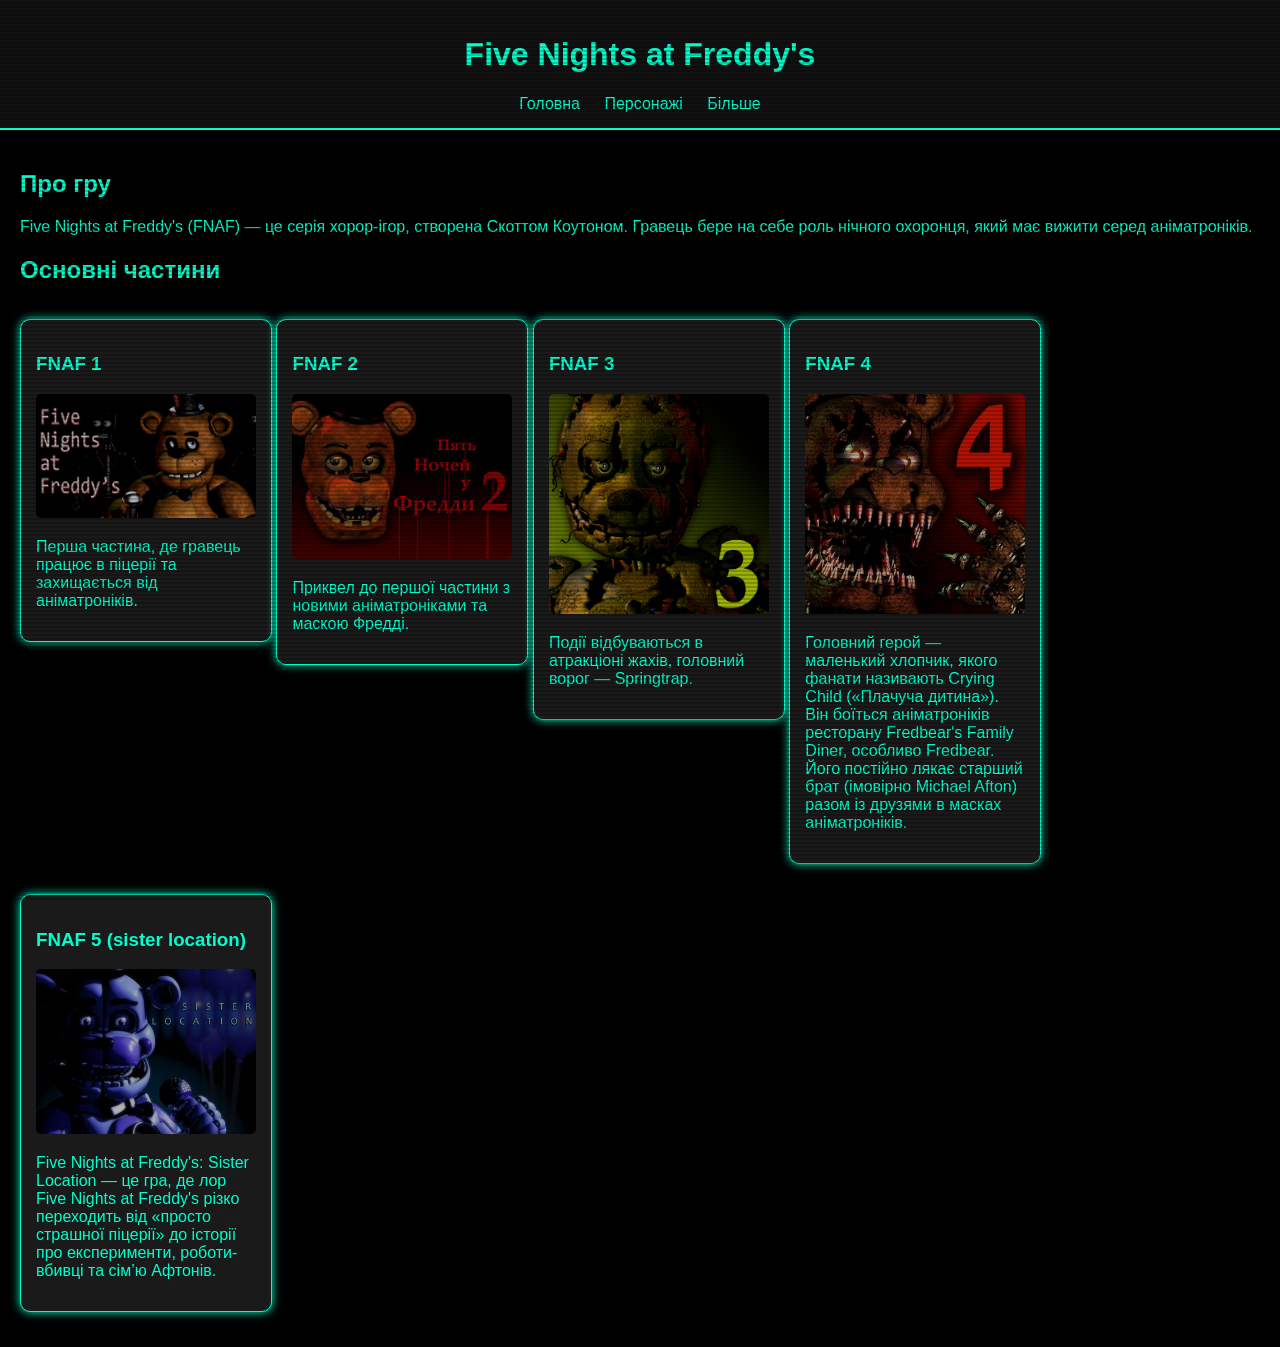
<file: index.html>
<!DOCTYPE html>
<html lang="uk">
<head>
    <meta charset="UTF-8">
    <title>FNAF Проєкт</title>
    <link rel="stylesheet" href="style.css">
</head>
<body>

<header>
    <h1>Five Nights at Freddy's</h1>
    <nav>
        <a href="index.html">Головна</a>
        <a href="characters.html">Персонажі</a>
        <a href="more.html">Більше</a>
    </nav>
</header>

<section>
    <h2>Про гру</h2>
    <p>
        Five Nights at Freddy's (FNAF) — це серія хорор-ігор, створена Скоттом Коутоном.
        Гравець бере на себе роль нічного охоронця, який має вижити серед аніматроніків.
    </p>

    <h2>Основні частини</h2>

    <div class="card">
        <h3>FNAF 1</h3>
        <img src="FNaF1.webp">
        <p>Перша частина, де гравець працює в піцерії та захищається від аніматроніків.</p>
    </div>

    <div class="card">
        <h3>FNAF 2</h3>
          <img src="images.jfif">
        <p>Приквел до першої частини з новими аніматроніками та маскою Фредді.</p>
    </div>

    <div class="card">
        <h3>FNAF 3</h3>
         <img src="Five_Nights_at_Freddy_s_3_logo.png">
        <p>Події відбуваються в атракціоні жахів, головний ворог — Springtrap.</p>
    </div>

    
    <div class="card">
        <h3>FNAF 4</h3>
         <img src="Fnaf_4_desktop_icon.webp">
        <p>Головний герой — маленький хлопчик, якого фанати називають Crying Child («Плачуча дитина»).
Він боїться аніматроніків ресторану Fredbear's Family Diner, особливо Fredbear.
Його постійно лякає старший брат (імовірно Michael Afton) разом із друзями в масках аніматроніків.</p>
    </div>

        <div class="card">

     <h3>FNAF 5 (sister location)</h3>
         <img src="Five_nights_at_freddy_s_sister_location_full_icon_by_prettyjianachica-dace3ko.webp">
        <p>Five Nights at Freddy's: Sister Location — це гра, де лор Five Nights at Freddy's різко переходить від «просто страшної піцерії» до історії про експерименти, роботи-вбивці та сім’ю Афтонів.</p>
    </div>
    </section>

</body>
</html>
</file>
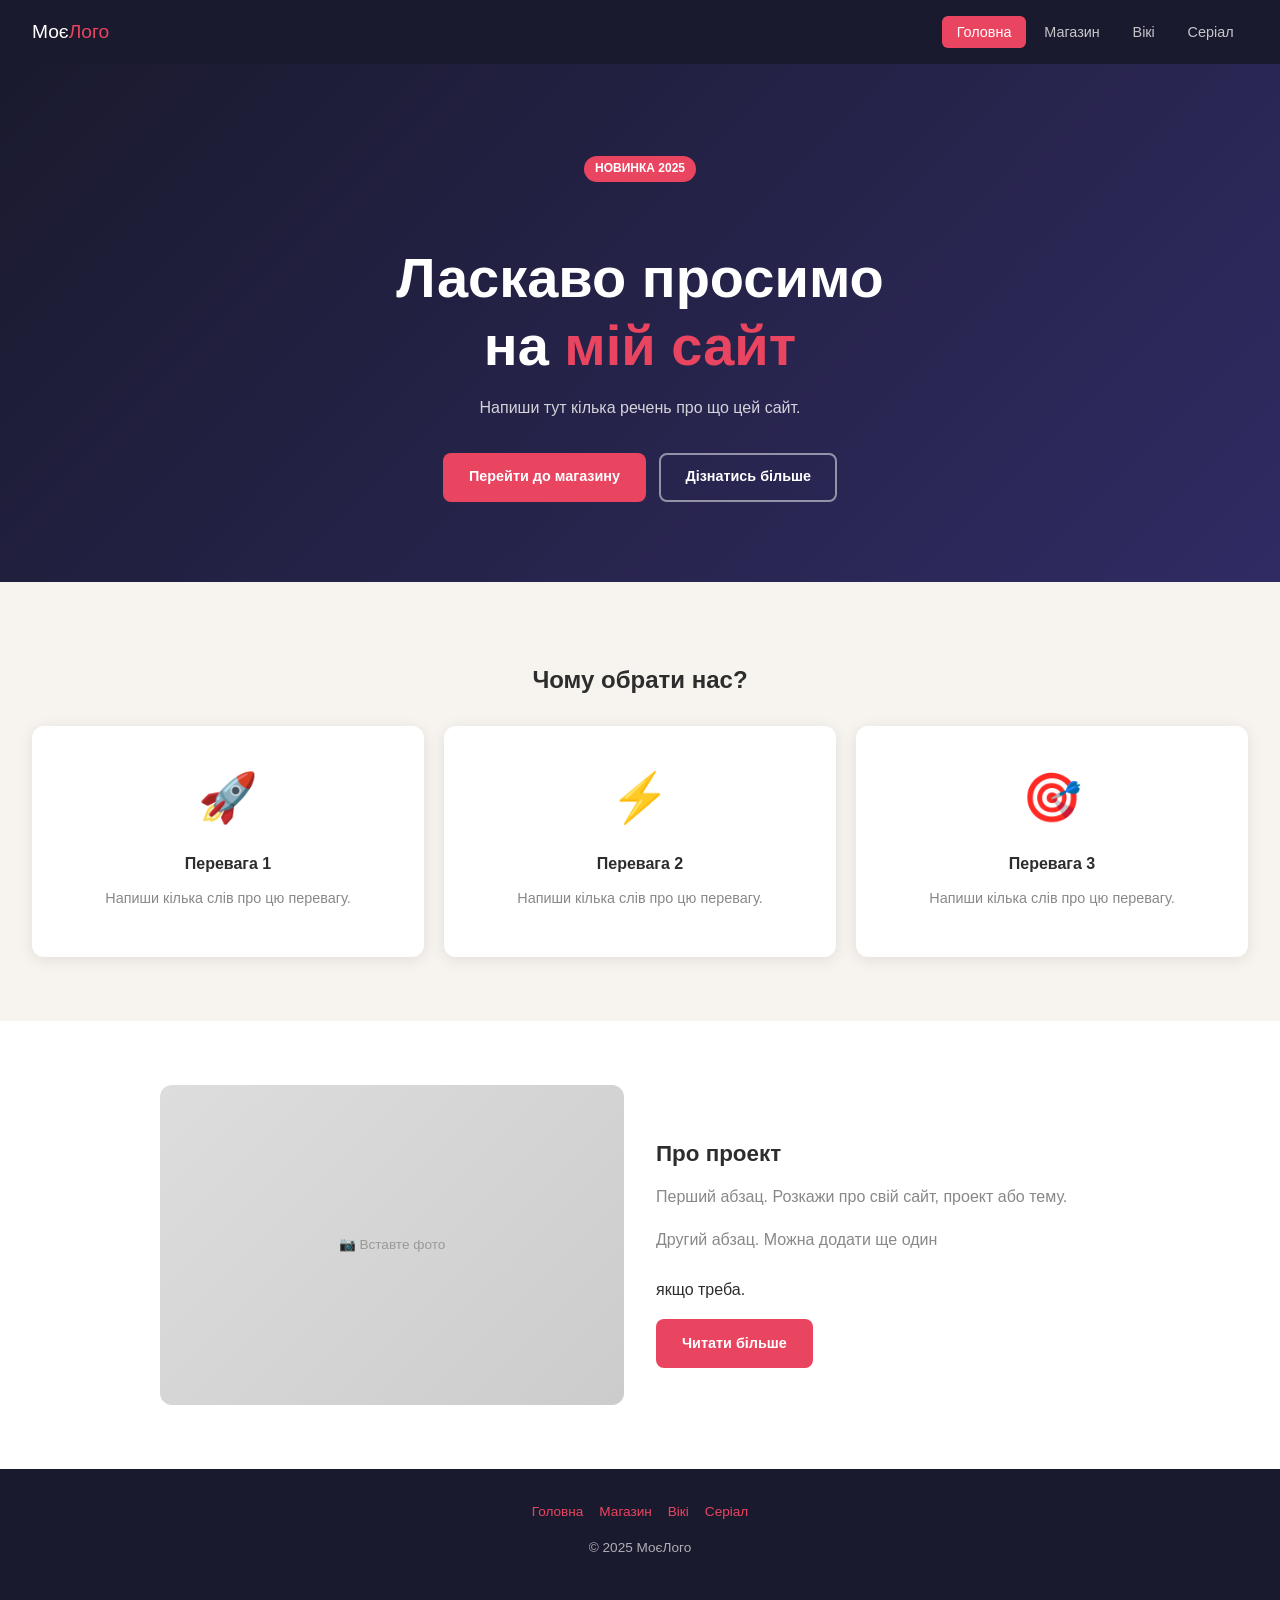
<file: ВВВ/index.html>
<!DOCTYPE html>
<html lang="uk">
<head>
  <meta charset="UTF-8">
  <meta name="viewport" content="width=device-width, initial-scale=1.0">
  <title>Мій сайт</title>  <!-- ✏️ Змінити назву вкладки -->
  <link rel="stylesheet" href="style.css">
</head>
<body>


<!-- ╔══════════════════════════════════╗
     ║  БЛОК 1: НАВІГАЦІЯ              ║
     ║  Є на кожній сторінці!          ║
     ║  ✏️ Змінити: назву лого, пункти  ║
     ╚══════════════════════════════════╝ -->
<nav>
  <a href="index.html" class="logo">Моє<span>Лого</span></a>  <!-- ✏️ назва -->
  <ul>
    <li><a href="index.html"  class="active">Головна</a></li>
    <li><a href="shop.html">Магазин</a></li>
    <li><a href="wiki.html">Вікі</a></li>
    <li><a href="series.html">Серіал</a></li>
  </ul>
</nav>


<!-- ╔══════════════════════════════════╗
     ║  БЛОК 2: ГОЛОВНИЙ БАНЕР (hero)  ║
     ║  ✏️ Змінити: заголовок, опис,   ║
     ║     кнопки, колір фону           ║
     ╚══════════════════════════════════╝ -->
<section style="background: linear-gradient(135deg, #1a1a2e, #302b63); color:#fff; padding: 5rem 2rem; text-align: center;">

  <p class="badge badge-red" style="margin-bottom:1rem;">Новинка 2025</p>  <!-- ✏️ або видали цей рядок -->

  <h1 style="font-size: clamp(1.8rem, 5vw, 3.5rem); color:#fff; margin-bottom: 1rem;">
    Ласкаво просимо<br>на <span style="color: var(--акцент);">мій сайт</span>  <!-- ✏️ заголовок -->
  </h1>

  <p style="opacity:.8; max-width:500px; margin: 0 auto 2rem;">
    Напиши тут кілька речень про що цей сайт.  <!-- ✏️ опис -->
  </p>

  <a href="shop.html" class="btn btn-red">Перейти до магазину</a>  <!-- ✏️ кнопка 1 -->
  &nbsp;
  <a href="wiki.html" class="btn btn-border" style="color:#fff; border-color:rgba(255,255,255,.5);">Дізнатись більше</a>  <!-- ✏️ кнопка 2 -->

</section>


<!-- ╔══════════════════════════════════╗
     ║  БЛОК 3: 3 КАРТКИ (переваги)   ║
     ║  ✏️ Змінити: іконки, текст      ║
     ║  ➕ Дублювати: скопіювати <li>  ║
     ╚══════════════════════════════════╝ -->
<section style="padding: 4rem 2rem;">

  <h2 style="text-align:center; margin-bottom: 2rem; font-size:1.5rem;">Чому обрати нас?</h2>  <!-- ✏️ -->

  <ul class="grid-3" style="list-style:none; padding:0; margin:0;">

    <!-- ── Картка 1 (скопіюй цей <li> щоб додати нову) ── -->
    <li class="card" style="text-align:center; padding:2rem 1.5rem;">
      <p style="font-size:3rem; margin:0 0 .75rem;">🚀</p>  <!-- ✏️ іконка (емодзі) -->
      <h3 style="font-size:1rem; margin-bottom:.5rem;">Перевага 1</h3>  <!-- ✏️ -->
      <p style="color:var(--сірий); font-size:.9rem;">Напиши кілька слів про цю перевагу.</p>  <!-- ✏️ -->
    </li>

    <!-- ── Картка 2 ── -->
    <li class="card" style="text-align:center; padding:2rem 1.5rem;">
      <p style="font-size:3rem; margin:0 0 .75rem;">⚡</p>
      <h3 style="font-size:1rem; margin-bottom:.5rem;">Перевага 2</h3>
      <p style="color:var(--сірий); font-size:.9rem;">Напиши кілька слів про цю перевагу.</p>
    </li>

    <!-- ── Картка 3 ── -->
    <li class="card" style="text-align:center; padding:2rem 1.5rem;">
      <p style="font-size:3rem; margin:0 0 .75rem;">🎯</p>
      <h3 style="font-size:1rem; margin-bottom:.5rem;">Перевага 3</h3>
      <p style="color:var(--сірий); font-size:.9rem;">Напиши кілька слів про цю перевагу.</p>
    </li>

  </ul>
</section>


<!-- ╔══════════════════════════════════╗
     ║  БЛОК 4: ТЕКСТ + ФОТО           ║
     ║  ✏️ Змінити: текст, замінити    ║
     ║     .placeholder на <img>       ║
     ╚══════════════════════════════════╝ -->
<section style="padding: 4rem 2rem; background: #fff;">
  <div class="grid-2" style="max-width:960px; margin:0 auto; align-items:center;">

    <!-- Фото (замінити на <img src="фото.jpg" alt="опис">) -->
    <div class="placeholder" style="height:320px; border-radius:12px;">📷 Вставте фото</div>

    <!-- Текст -->
    <div>
      <h2 style="font-size:1.4rem; margin-bottom:1rem;">Про проект</h2>  <!-- ✏️ -->
      <p style="color:var(--сірий); margin-bottom:1rem;">Перший абзац. Розкажи про свій сайт, проект або тему.</p>  <!-- ✏️ -->
      <p style="color:var(--сірий); margin-bottom:1.5rem;">Другий абзац. Можна додати ще один <p> якщо треба.</p>  <!-- ✏️ -->
      <a href="wiki.html" class="btn btn-red">Читати більше</a>  <!-- ✏️ -->
    </div>

  </div>
</section>


<!-- ╔══════════════════════════════════╗
     ║  БЛОК 5: ПІДВАЛ                 ║
     ║  ✏️ Змінити: посилання, рік     ║
     ╚══════════════════════════════════╝ -->
<footer>
  <ul>
    <li><a href="index.html">Головна</a></li>
    <li><a href="shop.html">Магазин</a></li>
    <li><a href="wiki.html">Вікі</a></li>
    <li><a href="series.html">Серіал</a></li>
  </ul>
  <p>&copy; 2025 МоєЛого</p>  <!-- ✏️ рік та назва -->
</footer>


</body>
</html>
</file>
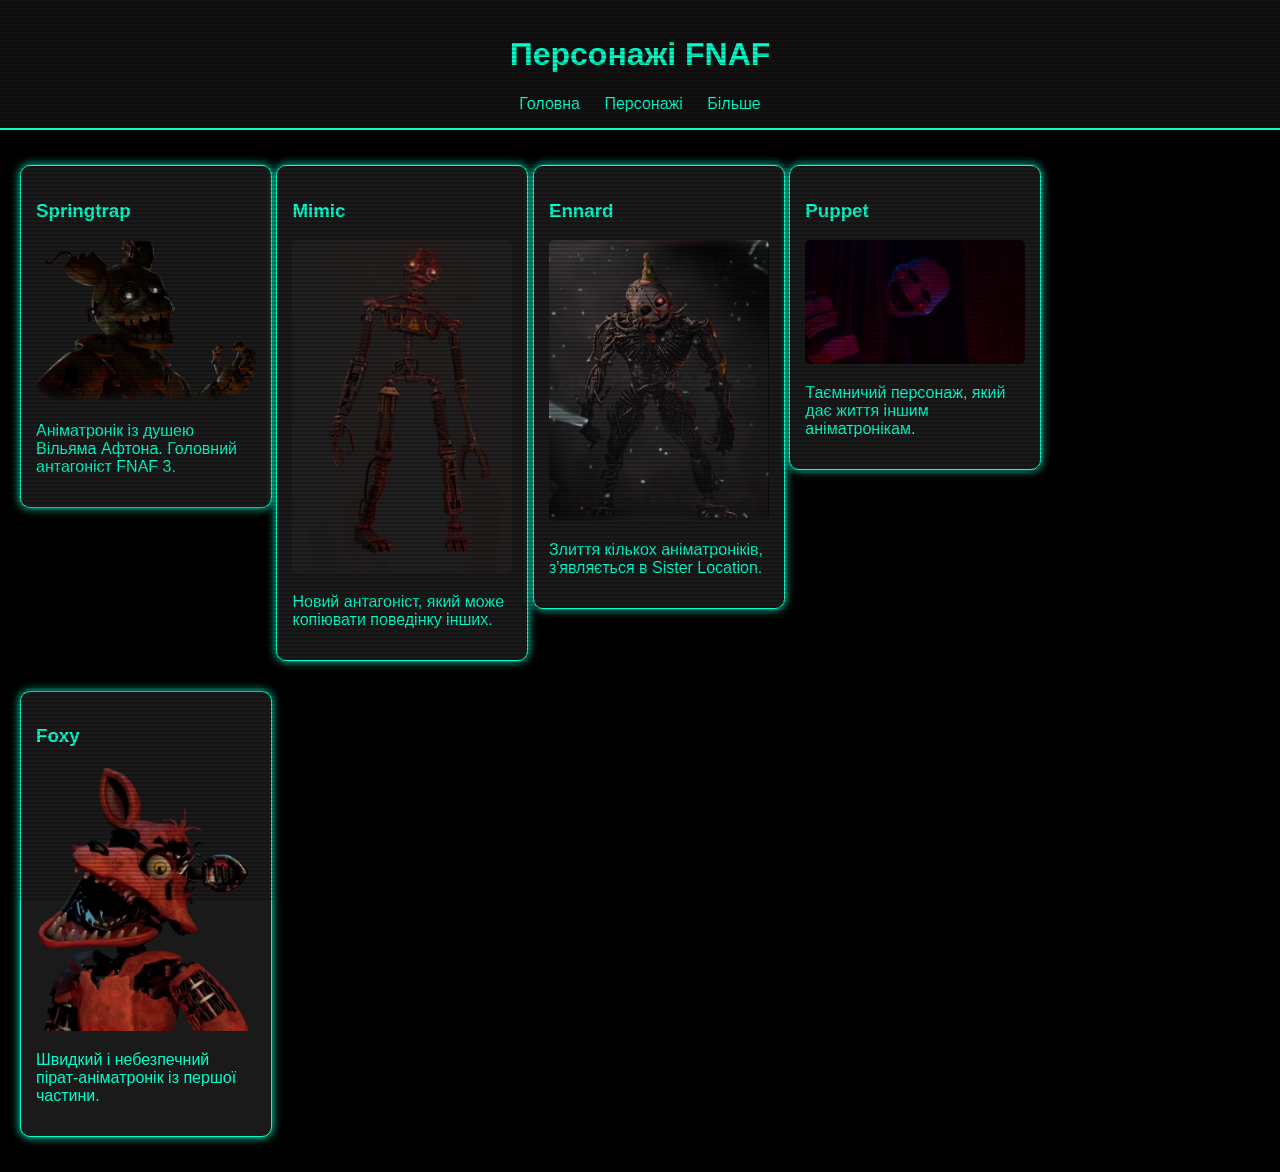
<file: characters.html>
<!DOCTYPE html>
<html lang="uk">
<head>
    <meta charset="UTF-8">
    <title>Персонажі FNAF</title>
    <link rel="stylesheet" href="style.css">
</head>
<body>

<header>
    <h1>Персонажі FNAF</h1>
    <nav>
        <a href="index.html">Головна</a>
        <a href="characters.html">Персонажі</a>
        <a href="more.html">Більше</a>
    </nav>
</header>

<section>

    <div class="card">
        <h3>Springtrap</h3>
        <img src="Springtrap_Icon.webp">
        <p>Аніматронік із душею Вільяма Афтона. Головний антагоніст FNAF 3.</p>
    </div>

    <div class="card">
        <h3>Mimic</h3>
        <img src="the-design-of-the-mimic-from-the-upcoming-survival-game-v0-hidpav9uvgig1.webp">
        <p>Новий антагоніст, який може копіювати поведінку інших.</p>
    </div>

    <div class="card">
        <h3>Ennard</h3>
        <img src="Ennard bbn.png">
        <p>Злиття кількох аніматроніків, з'являється в Sister Location.</p>
    </div>

    <div class="card">
        <h3>Puppet</h3>
        <img src="Marionette_Teaser.webp">
        <p>Таємничий персонаж, який дає життя іншим аніматронікам.</p>
    </div>

    <div class="card">
        <h3>Foxy</h3>
        <img src="WitheredFoxyRender1.webp">
        <p>Швидкий і небезпечний пірат-аніматронік із першої частини.</p>
    </div>

</section>

</body>
</html>
</file>
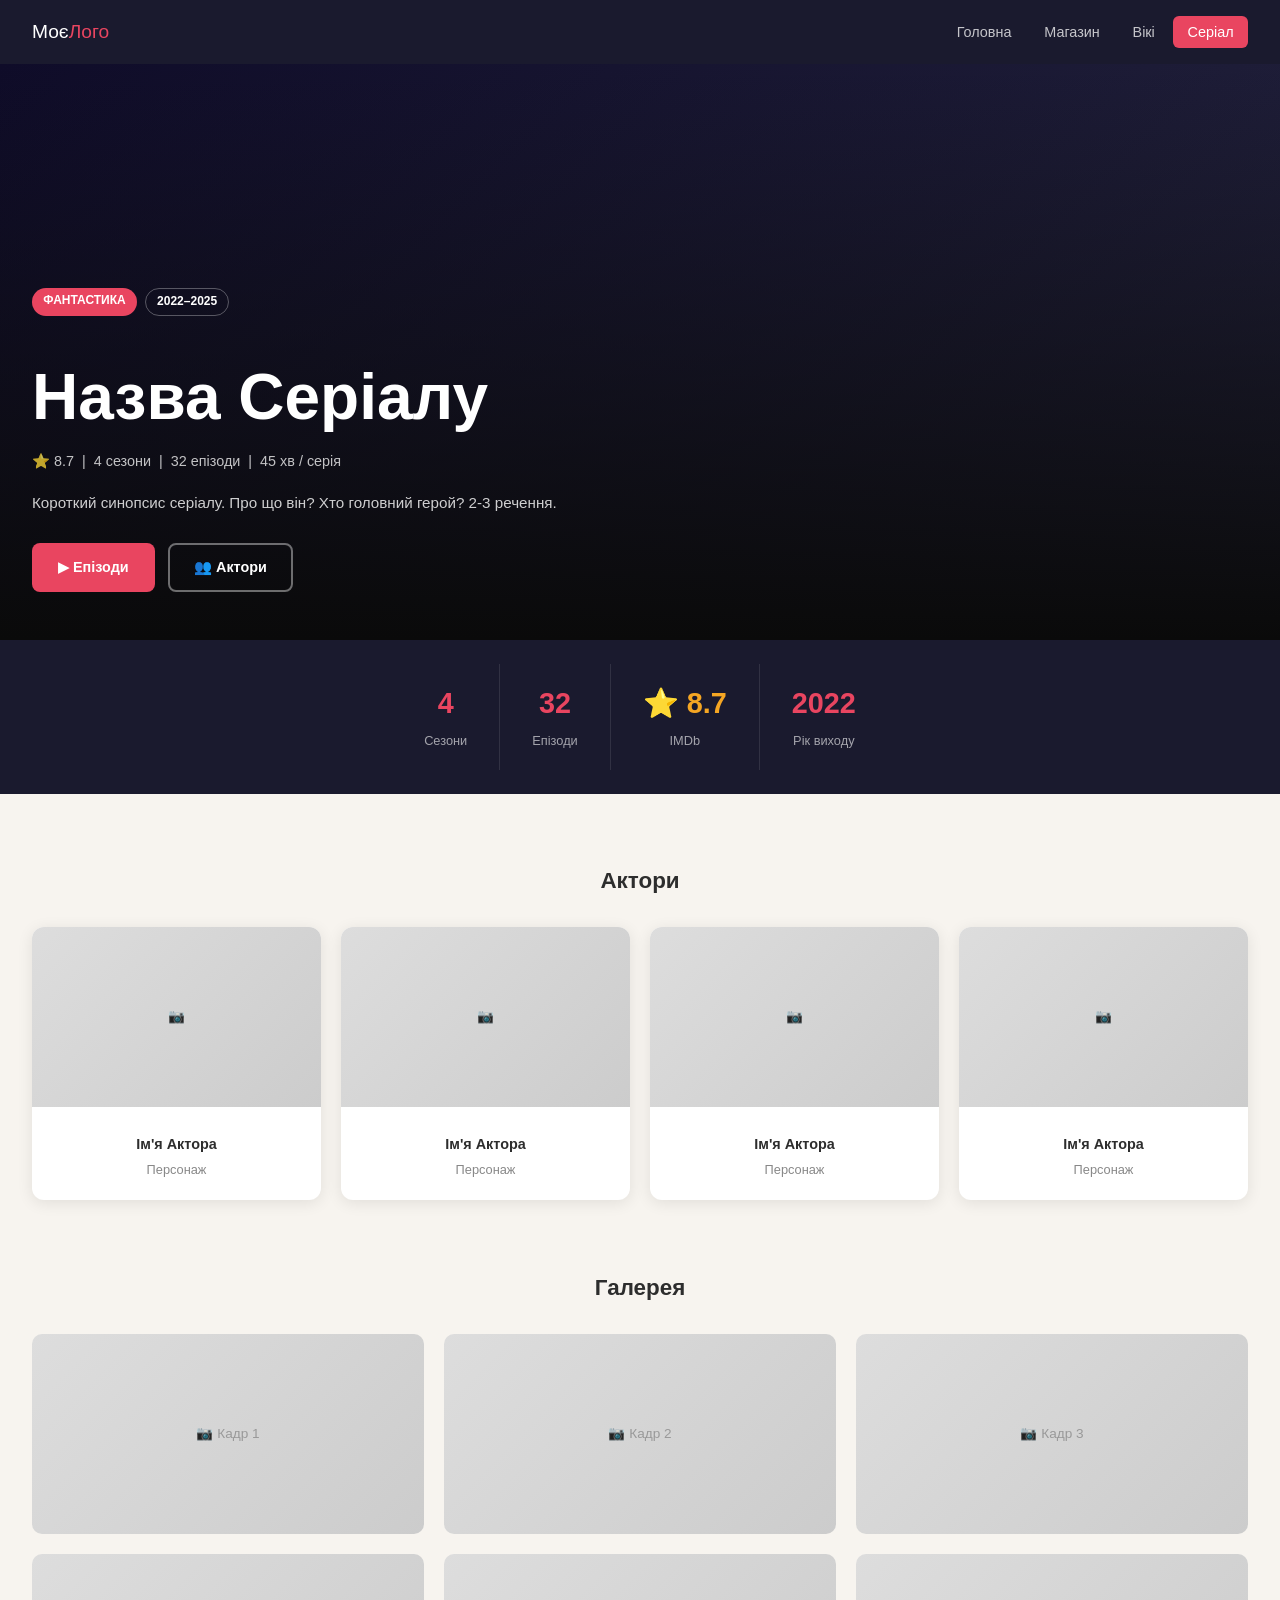
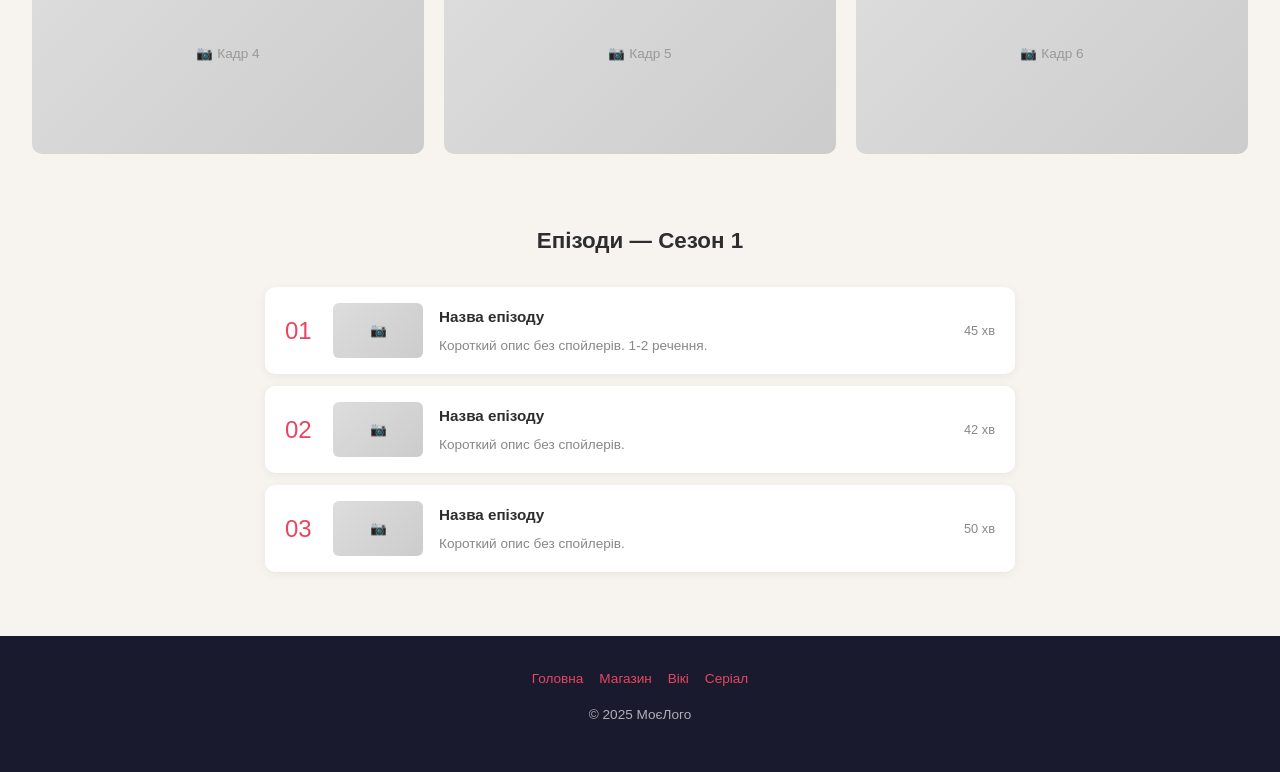
<file: ВВВ/series.html>
<!DOCTYPE html>
<html lang="uk">
<head>
  <meta charset="UTF-8">
  <meta name="viewport" content="width=device-width, initial-scale=1.0">
  <title>Мій сайт — Серіал</title>  <!-- ✏️ -->
  <link rel="stylesheet" href="style.css">
  <style>
    /* Стилі тільки для сторінки серіалу */

    /* Hero з темним градієнтом поверх фону */
    .series-hero {
      min-height: 480px;
      display: flex;
      align-items: flex-end;
      padding: 3rem 2rem;
      /* ✏️ Заміни нижній рядок на: background-image: url('постер.jpg'); */
      background: linear-gradient(to top, #0a0a0a 0%, rgba(10,10,10,.4) 60%, transparent 100%),
                  linear-gradient(135deg, #0f0c29, #24243e);
      background-size: cover;
      background-position: center;
    }

    /* Картка актора */
    .actor-card { text-align:center; }
    .actor-card .actor-photo { height:180px; width:100%; object-fit:cover; }
    .actor-card p { margin:.5rem 0 0; font-size:.9rem; font-weight:600; }
    .actor-card span { font-size:.8rem; color:var(--сірий); }

    /* Рядок епізоду */
    .episode {
      background: #fff;
      border-radius:10px;
      padding:1rem 1.25rem;
      display:flex;
      gap:1rem;
      align-items:center;
      box-shadow:0 2px 10px rgba(0,0,0,.06);
    }
    .ep-num {
      font-family:'Unbounded',sans-serif;
      font-size:1.5rem;
      color:var(--акцент);
      min-width:2rem;
    }
  </style>
</head>
<body>


<!-- НАВІГАЦІЯ -->
<nav>
  <a href="index.html" class="logo">Моє<span>Лого</span></a>
  <ul>
    <li><a href="index.html">Головна</a></li>
    <li><a href="shop.html">Магазин</a></li>
    <li><a href="wiki.html">Вікі</a></li>
    <li><a href="series.html" class="active">Серіал</a></li>
  </ul>
</nav>


<!-- ╔══════════════════════════════════╗
     ║  БЛОК 1: ПОСТЕР СЕРІАЛУ        ║
     ║  ✏️ Змінити: назву, жанри,     ║
     ║     опис, .series-hero фон     ║
     ╚══════════════════════════════════╝ -->
<div class="series-hero">
  <div style="color:#fff; max-width:600px;">

    <!-- Жанри (дублюй <span> для нових) -->
    <div style="display:flex; gap:.5rem; margin-bottom:1rem; flex-wrap:wrap;">
      <span class="badge badge-red">Фантастика</span>  <!-- ✏️ -->
      <span class="badge badge-gray" style="color:#fff; border-color:rgba(255,255,255,.3);">2022–2025</span>  <!-- ✏️ -->
    </div>

    <h1 style="color:#fff; font-size:clamp(2rem,6vw,4rem); margin-bottom:.75rem;">
      Назва Серіалу  <!-- ✏️ -->
    </h1>

    <!-- Мета-інфо -->
    <p style="opacity:.75; font-size:.9rem; margin-bottom:1rem;">
      ⭐ 8.7 &nbsp;|&nbsp; 4 сезони &nbsp;|&nbsp; 32 епізоди &nbsp;|&nbsp; 45 хв / серія  <!-- ✏️ -->
    </p>

    <p style="opacity:.8; margin-bottom:1.75rem; font-size:.95rem;">
      Короткий синопсис серіалу. Про що він? Хто головний герой? 2-3 речення.  <!-- ✏️ -->
    </p>

    <a href="#епізоди" class="btn btn-red">▶ Епізоди</a>  <!-- ✏️ -->
    &nbsp;
    <a href="#акторі" class="btn btn-border" style="color:#fff; border-color:rgba(255,255,255,.4);">👥 Актори</a>

  </div>
</div>


<!-- ╔══════════════════════════════════╗
     ║  БЛОК 2: ЗАГАЛЬНА ІНФОРМАЦІЯ   ║
     ║  ✏️ Змінити числа та підписи   ║
     ║  ➕ Дублюй <div> для нових     ║
     ╚══════════════════════════════════╝ -->
<section style="background: var(--темний); padding: 1.5rem 2rem;">
  <div style="display:flex; justify-content:center; flex-wrap:wrap; gap:0; max-width:700px; margin:0 auto;">

    <!-- ── Плашка (скопіюй для нової) ── -->
    <div style="text-align:center; padding:1rem 2rem; border-right:1px solid rgba(255,255,255,.1); color:#fff;">
      <strong style="display:block; font-size:1.8rem; color:var(--акцент);">4</strong>
      <span style="font-size:.8rem; opacity:.6;">Сезони</span>  <!-- ✏️ -->
    </div>

    <div style="text-align:center; padding:1rem 2rem; border-right:1px solid rgba(255,255,255,.1); color:#fff;">
      <strong style="display:block; font-size:1.8rem; color:var(--акцент);">32</strong>
      <span style="font-size:.8rem; opacity:.6;">Епізоди</span>  <!-- ✏️ -->
    </div>

    <div style="text-align:center; padding:1rem 2rem; border-right:1px solid rgba(255,255,255,.1); color:#fff;">
      <strong style="display:block; font-size:1.8rem; color:#f5a623;">⭐ 8.7</strong>
      <span style="font-size:.8rem; opacity:.6;">IMDb</span>  <!-- ✏️ -->
    </div>

    <div style="text-align:center; padding:1rem 2rem; color:#fff;">
      <strong style="display:block; font-size:1.8rem; color:var(--акцент);">2022</strong>
      <span style="font-size:.8rem; opacity:.6;">Рік виходу</span>  <!-- ✏️ -->
    </div>

  </div>
</section>


<!-- ╔══════════════════════════════════╗
     ║  БЛОК 3: АКТОРИ / ПЕРСОНАЖІ    ║
     ║  ✏️ Замінити фото, імена, ролі  ║
     ║  ➕ Дублюй <li> для нових       ║
     ╚══════════════════════════════════╝ -->
<section id="актори" style="padding: 3.5rem 2rem;">

  <h2 style="text-align:center; font-size:1.4rem; margin-bottom:2rem;">Актори</h2>  <!-- ✏️ -->

  <ul class="grid-4" style="list-style:none; padding:0; margin:0;">

    <!-- ── Актор (скопіюй <li> для нового) ── -->
    <li class="card actor-card">
      <!-- Фото (заміни .placeholder на <img src="актор.jpg" alt="ім'я">) -->
      <div class="placeholder actor-photo">📷</div>
      <div class="card-body">
        <p>Ім'я Актора</p>  <!-- ✏️ -->
        <span>Персонаж</span>  <!-- ✏️ -->
      </div>
    </li>

    <li class="card actor-card">
      <div class="placeholder actor-photo">📷</div>
      <div class="card-body"><p>Ім'я Актора</p><span>Персонаж</span></div>
    </li>

    <li class="card actor-card">
      <div class="placeholder actor-photo">📷</div>
      <div class="card-body"><p>Ім'я Актора</p><span>Персонаж</span></div>
    </li>

    <li class="card actor-card">
      <div class="placeholder actor-photo">📷</div>
      <div class="card-body"><p>Ім'я Актора</p><span>Персонаж</span></div>
    </li>

  </ul>
</section>


<!-- ╔══════════════════════════════════╗
     ║  БЛОК 4: ГАЛЕРЕЯ ФОТО          ║
     ║  ✏️ Замінити .placeholder на   ║
     ║     <img src="кадр.jpg">       ║
     ║  ➕ Дублюй <li> для нових фото  ║
     ╚══════════════════════════════════╝ -->
<section style="padding: 0 2rem 3.5rem;">

  <h2 style="text-align:center; font-size:1.4rem; margin-bottom:2rem;">Галерея</h2>  <!-- ✏️ -->

  <ul class="grid-3" style="list-style:none; padding:0; margin:0;">
    <!-- ── Фото (скопіюй <li> для нового) ── -->
    <li style="border-radius:10px; overflow:hidden;">
      <div class="placeholder" style="height:200px;">📷 Кадр 1</div>
    </li>
    <li style="border-radius:10px; overflow:hidden;">
      <div class="placeholder" style="height:200px;">📷 Кадр 2</div>
    </li>
    <li style="border-radius:10px; overflow:hidden;">
      <div class="placeholder" style="height:200px;">📷 Кадр 3</div>
    </li>
    <li style="border-radius:10px; overflow:hidden;">
      <div class="placeholder" style="height:200px;">📷 Кадр 4</div>
    </li>
    <li style="border-radius:10px; overflow:hidden;">
      <div class="placeholder" style="height:200px;">📷 Кадр 5</div>
    </li>
    <li style="border-radius:10px; overflow:hidden;">
      <div class="placeholder" style="height:200px;">📷 Кадр 6</div>
    </li>
  </ul>

</section>


<!-- ╔══════════════════════════════════╗
     ║  БЛОК 5: СПИСОК ЕПІЗОДІВ       ║
     ║  ✏️ Змінити номери, назви      ║
     ║  ➕ Дублюй .episode для нових   ║
     ╚══════════════════════════════════╝ -->
<section id="епізоди" style="padding: 0 2rem 4rem; background: var(--фон);">

  <h2 style="text-align:center; font-size:1.4rem; margin-bottom:2rem;">Епізоди — Сезон 1</h2>  <!-- ✏️ -->

  <ul style="list-style:none; padding:0; margin:0 auto; max-width:750px; display:flex; flex-direction:column; gap:.75rem;">

    <!-- ── Епізод (скопіюй <li> для нового) ── -->
    <li class="episode">
      <span class="ep-num">01</span>  <!-- ✏️ номер -->
      <!-- Фото (необов'язково, видали якщо непотрібно) -->
      <div class="placeholder" style="width:90px; height:55px; border-radius:6px; flex-shrink:0; min-height:unset;">📷</div>
      <div>
        <strong style="font-size:.95rem;">Назва епізоду</strong>  <!-- ✏️ -->
        <p style="margin:.25rem 0 0; font-size:.85rem; color:var(--сірий);">Короткий опис без спойлерів. 1-2 речення.</p>  <!-- ✏️ -->
      </div>
      <span style="margin-left:auto; font-size:.8rem; color:var(--сірий); white-space:nowrap;">45 хв</span>  <!-- ✏️ -->
    </li>

    <li class="episode">
      <span class="ep-num">02</span>
      <div class="placeholder" style="width:90px; height:55px; border-radius:6px; flex-shrink:0; min-height:unset;">📷</div>
      <div>
        <strong style="font-size:.95rem;">Назва епізоду</strong>
        <p style="margin:.25rem 0 0; font-size:.85rem; color:var(--сірий);">Короткий опис без спойлерів.</p>
      </div>
      <span style="margin-left:auto; font-size:.8rem; color:var(--сірий); white-space:nowrap;">42 хв</span>
    </li>

    <li class="episode">
      <span class="ep-num">03</span>
      <div class="placeholder" style="width:90px; height:55px; border-radius:6px; flex-shrink:0; min-height:unset;">📷</div>
      <div>
        <strong style="font-size:.95rem;">Назва епізоду</strong>
        <p style="margin:.25rem 0 0; font-size:.85rem; color:var(--сірий);">Короткий опис без спойлерів.</p>
      </div>
      <span style="margin-left:auto; font-size:.8rem; color:var(--сірий); white-space:nowrap;">50 хв</span>
    </li>

  </ul>
</section>


<!-- ПІДВАЛ -->
<footer>
  <ul>
    <li><a href="index.html">Головна</a></li>
    <li><a href="shop.html">Магазин</a></li>
    <li><a href="wiki.html">Вікі</a></li>
    <li><a href="series.html">Серіал</a></li>
  </ul>
  <p>&copy; 2025 МоєЛого</p>
</footer>


</body>
</html>
</file>
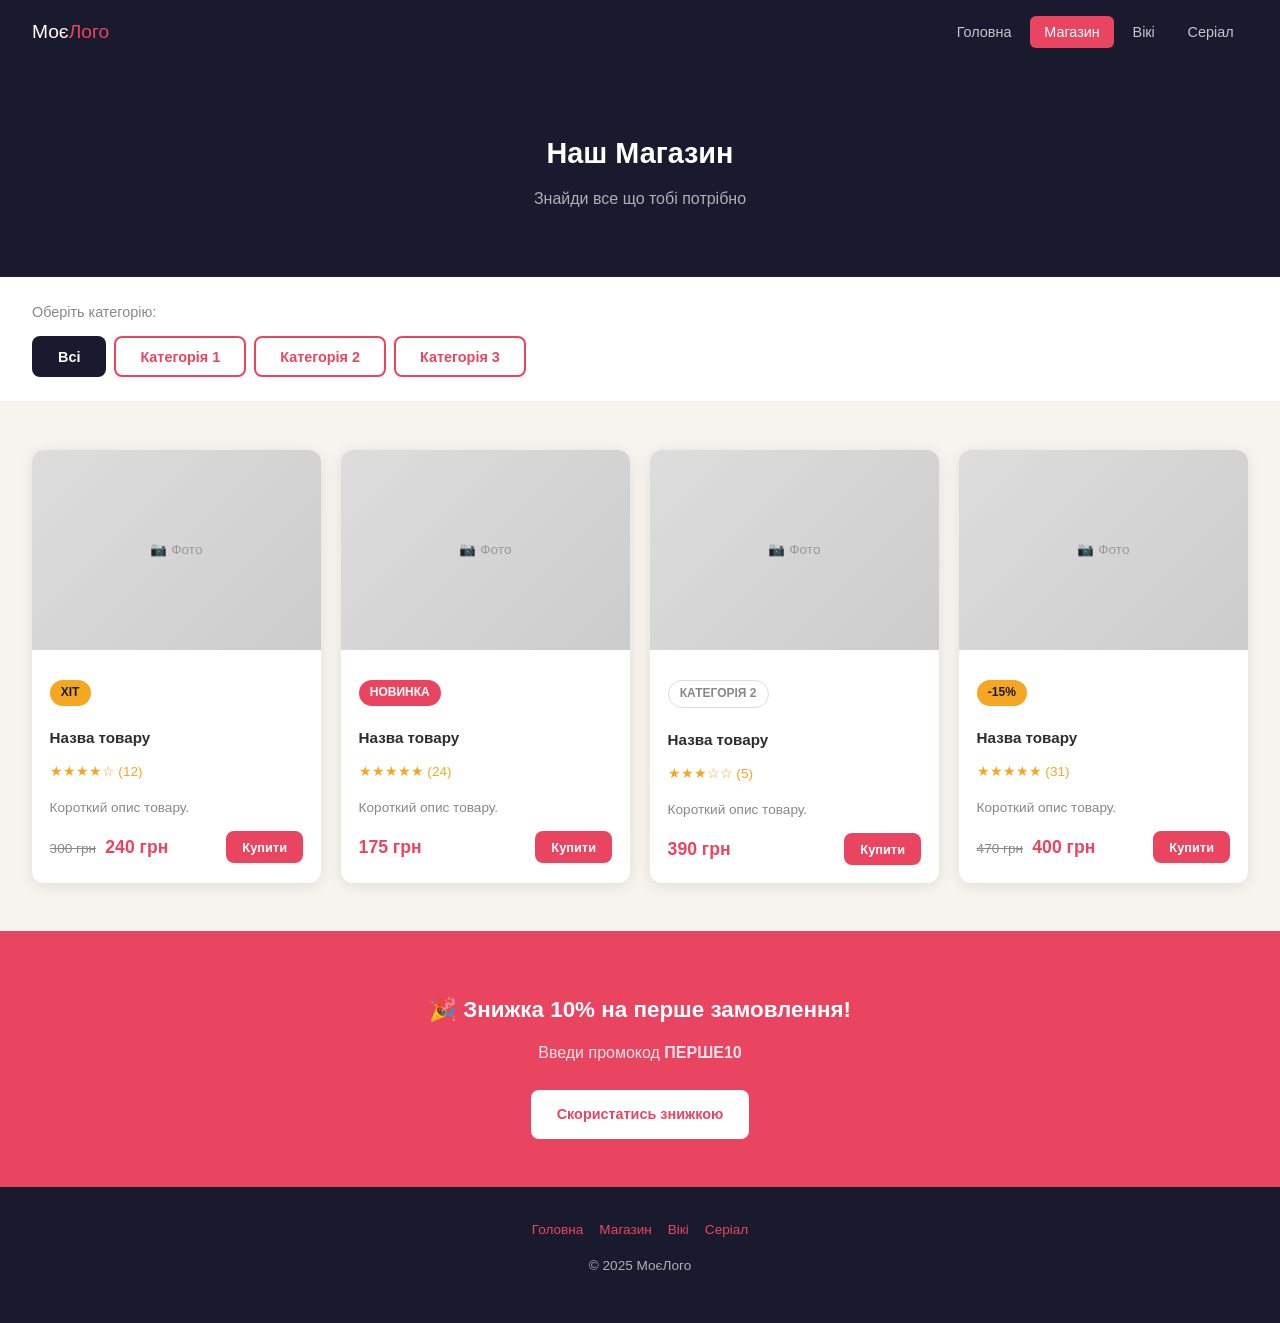
<file: ВВВ/shop.html>
<!DOCTYPE html>
<html lang="uk">
<head>
  <meta charset="UTF-8">
  <meta name="viewport" content="width=device-width, initial-scale=1.0">
  <title>Мій сайт — Магазин</title>  <!-- ✏️ -->
  <link rel="stylesheet" href="style.css">
  <style>
    /* Стилі тільки для сторінки магазину */
    .price       { color: var(--акцент); font-weight:700; font-size:1.1rem; }
    .price-old   { text-decoration:line-through; color:var(--сірий); font-size:.85rem; margin-right:.3rem; }
    .stars       { color:#f5a623; font-size:.85rem; }
  </style>
</head>
<body>


<!-- НАВІГАЦІЯ (однакова на всіх сторінках) -->
<nav>
  <a href="index.html" class="logo">Моє<span>Лого</span></a>
  <ul>
    <li><a href="index.html">Головна</a></li>
    <li><a href="shop.html" class="active">Магазин</a></li>
    <li><a href="wiki.html">Вікі</a></li>
    <li><a href="series.html">Серіал</a></li>
  </ul>
</nav>


<!-- ╔══════════════════════════════════╗
     ║  БЛОК 1: ЗАГОЛОВОК СТОРІНКИ    ║
     ║  ✏️ Змінити: текст, колір фону  ║
     ╚══════════════════════════════════╝ -->
<section style="background: var(--темний); color:#fff; padding:3rem 2rem; text-align:center;">
  <h1 style="color:#fff; font-size:1.8rem; margin-bottom:.5rem;">Наш Магазин</h1>  <!-- ✏️ -->
  <p style="opacity:.65;">Знайди все що тобі потрібно</p>  <!-- ✏️ -->
</section>


<!-- ╔══════════════════════════════════╗
     ║  БЛОК 2: ФІЛЬТРИ (кнопки)      ║
     ║  ✏️ Змінити: назви категорій   ║
     ║  ➕ Дублювати: скопіюй <button> ║
     ╚══════════════════════════════════╝ -->
<section style="padding: 1.5rem 2rem; background:#fff; border-bottom:1px solid #eee;">
  <p style="color:var(--сірий); margin:0 0 .75rem; font-size:.9rem;">Оберіть категорію:</p>
  <div style="display:flex; gap:.5rem; flex-wrap:wrap;">

    <!-- ── Скопіюй <button> для нової категорії ── -->
    <button class="btn btn-dark"   onclick="filterActive(this)">Всі</button>         <!-- ✏️ -->
    <button class="btn btn-border" onclick="filterActive(this)">Категорія 1</button>  <!-- ✏️ -->
    <button class="btn btn-border" onclick="filterActive(this)">Категорія 2</button>  <!-- ✏️ -->
    <button class="btn btn-border" onclick="filterActive(this)">Категорія 3</button>  <!-- ✏️ -->

  </div>
</section>


<!-- ╔══════════════════════════════════╗
     ║  БЛОК 3: СІТКА ТОВАРІВ         ║
     ║  ✏️ Замінити: фото, назви, ціни ║
     ║  ➕ Дублювати: скопіюй <li>     ║
     ║  ➖ Видалити: видали <li>        ║
     ╚══════════════════════════════════╝ -->
<section style="padding: 3rem 2rem;">

  <ul class="grid-4" style="list-style:none; padding:0; margin:0;">

    <!-- ══ ТОВАР (скопіюй цей <li> для нового товару) ══ -->
    <li class="card">
      <!-- Фото товару (заміни .placeholder на <img src="фото.jpg" alt="назва">) -->
      <div class="placeholder" style="height:200px;">📷 Фото</div>
      <div class="card-body">
        <p class="badge badge-yellow" style="margin-bottom:.5rem;">Хіт</p>  <!-- ✏️ або видали -->
        <h3 style="font-size:.95rem; margin-bottom:.35rem;">Назва товару</h3>  <!-- ✏️ -->
        <p class="stars" style="margin-bottom:.5rem;">★★★★☆ (12)</p>  <!-- ✏️ -->
        <p style="color:var(--сірий); font-size:.85rem; margin-bottom:.75rem;">Короткий опис товару.</p>  <!-- ✏️ -->
        <div style="display:flex; justify-content:space-between; align-items:center;">
          <div>
            <span class="price-old">300 грн</span>  <!-- ✏️ або видали цей рядок якщо немає знижки -->
            <span class="price">240 грн</span>  <!-- ✏️ ціна -->
          </div>
          <button class="btn btn-red" style="font-size:.8rem; padding:.4rem .9rem;">Купити</button>
        </div>
      </div>
    </li>
    <!-- ══ кінець ТОВАРУ ══ -->

    <!-- ══ ТОВАР 2 ══ -->
    <li class="card">
      <div class="placeholder" style="height:200px;">📷 Фото</div>
      <div class="card-body">
        <p class="badge badge-red" style="margin-bottom:.5rem;">Новинка</p>
        <h3 style="font-size:.95rem; margin-bottom:.35rem;">Назва товару</h3>
        <p class="stars" style="margin-bottom:.5rem;">★★★★★ (24)</p>
        <p style="color:var(--сірий); font-size:.85rem; margin-bottom:.75rem;">Короткий опис товару.</p>
        <div style="display:flex; justify-content:space-between; align-items:center;">
          <span class="price">175 грн</span>
          <button class="btn btn-red" style="font-size:.8rem; padding:.4rem .9rem;">Купити</button>
        </div>
      </div>
    </li>

    <!-- ══ ТОВАР 3 ══ -->
    <li class="card">
      <div class="placeholder" style="height:200px;">📷 Фото</div>
      <div class="card-body">
        <p class="badge badge-gray" style="margin-bottom:.5rem;">Категорія 2</p>
        <h3 style="font-size:.95rem; margin-bottom:.35rem;">Назва товару</h3>
        <p class="stars" style="margin-bottom:.5rem;">★★★☆☆ (5)</p>
        <p style="color:var(--сірий); font-size:.85rem; margin-bottom:.75rem;">Короткий опис товару.</p>
        <div style="display:flex; justify-content:space-between; align-items:center;">
          <span class="price">390 грн</span>
          <button class="btn btn-red" style="font-size:.8rem; padding:.4rem .9rem;">Купити</button>
        </div>
      </div>
    </li>

    <!-- ══ ТОВАР 4 ══ -->
    <li class="card">
      <div class="placeholder" style="height:200px;">📷 Фото</div>
      <div class="card-body">
        <p class="badge badge-yellow" style="margin-bottom:.5rem;">-15%</p>
        <h3 style="font-size:.95rem; margin-bottom:.35rem;">Назва товару</h3>
        <p class="stars" style="margin-bottom:.5rem;">★★★★★ (31)</p>
        <p style="color:var(--сірий); font-size:.85rem; margin-bottom:.75rem;">Короткий опис товару.</p>
        <div style="display:flex; justify-content:space-between; align-items:center;">
          <div>
            <span class="price-old">470 грн</span>
            <span class="price">400 грн</span>
          </div>
          <button class="btn btn-red" style="font-size:.8rem; padding:.4rem .9rem;">Купити</button>
        </div>
      </div>
    </li>

  </ul>
</section>


<!-- ╔══════════════════════════════════╗
     ║  БЛОК 4: БАНЕР АКЦІЇ           ║
     ║  ✏️ Змінити текст або видалити  ║
     ╚══════════════════════════════════╝ -->
<section style="background: var(--акцент); color:#fff; text-align:center; padding:3rem 2rem;">
  <h2 style="color:#fff; font-size:1.4rem; margin-bottom:.5rem;">🎉 Знижка 10% на перше замовлення!</h2>  <!-- ✏️ -->
  <p style="opacity:.85; margin-bottom:1.5rem;">Введи промокод <strong>ПЕРШЕ10</strong></p>  <!-- ✏️ -->
  <a href="#" class="btn" style="background:#fff; color:var(--акцент); font-weight:700;">Скористатись знижкою</a>
</section>


<!-- ПІДВАЛ -->
<footer>
  <ul>
    <li><a href="index.html">Головна</a></li>
    <li><a href="shop.html">Магазин</a></li>
    <li><a href="wiki.html">Вікі</a></li>
    <li><a href="series.html">Серіал</a></li>
  </ul>
  <p>&copy; 2025 МоєЛого</p>
</footer>


<script>
  /* Активна кнопка фільтру */
  function filterActive(btn) {
    document.querySelectorAll('button.btn').forEach(b => {
      b.className = 'btn btn-border';
    });
    btn.className = 'btn btn-dark';
  }
</script>

</body>
</html>
</file>
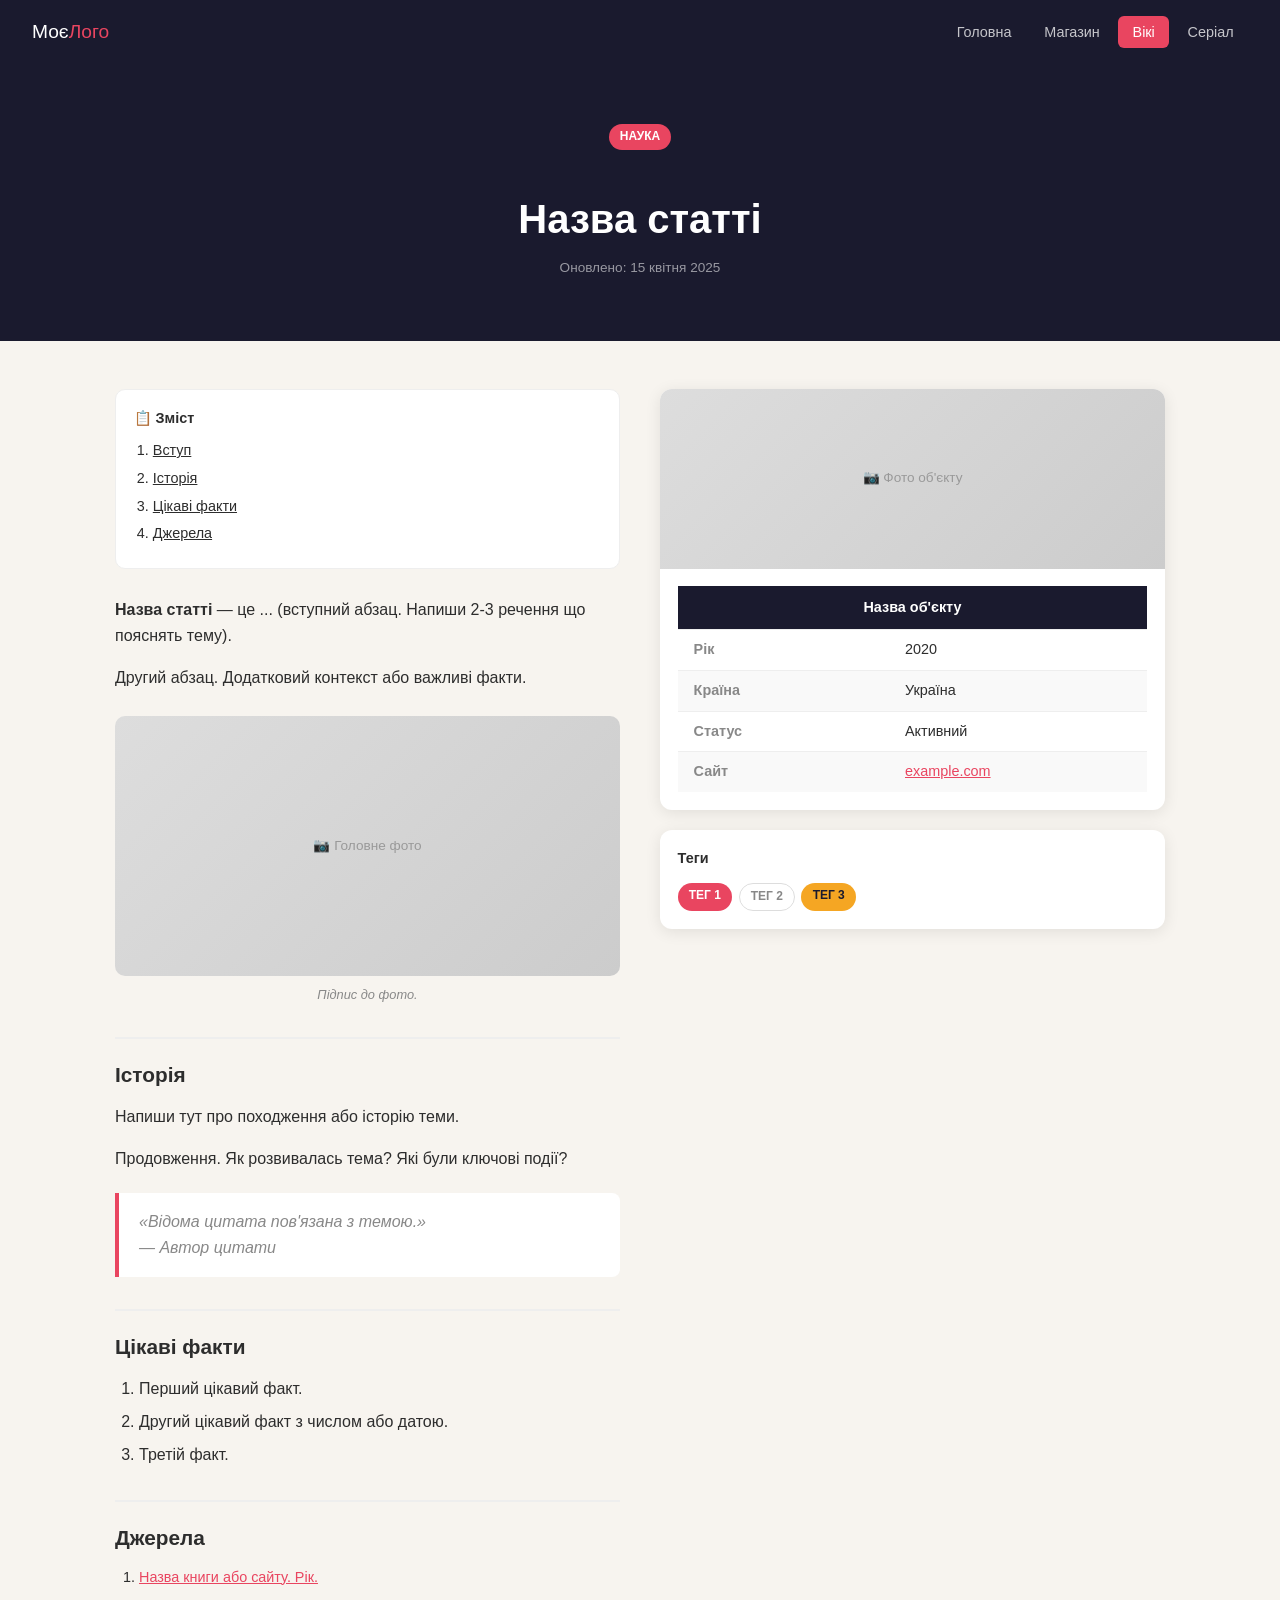
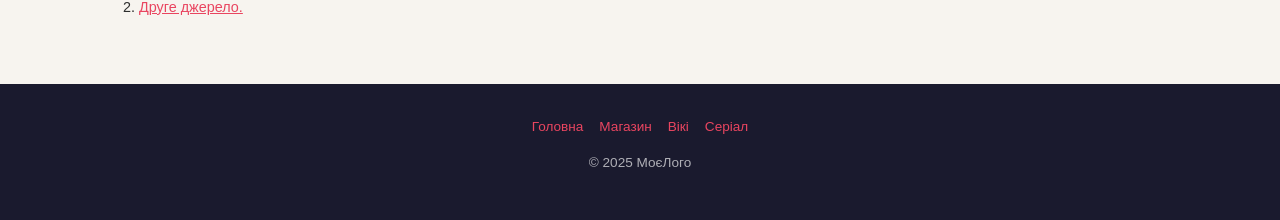
<file: ВВВ/wiki.html>
<!DOCTYPE html>
<html lang="uk">
<head>
  <meta charset="UTF-8">
  <meta name="viewport" content="width=device-width, initial-scale=1.0">
  <title>Мій сайт — Вікі</title>  <!-- ✏️ -->
  <link rel="stylesheet" href="style.css">
  <style>
    /* Стилі тільки для вікі-сторінки */

    /* Таблиця інформації (як у Вікіпедії) */
    .info-table { width:100%; border-collapse:collapse; font-size:.9rem; }
    .info-table th {
      background: var(--темний); color:#fff;
      padding:.6rem 1rem; text-align:center;
    }
    .info-table td { padding:.5rem 1rem; border-top:1px solid #eee; }
    .info-table tr td:first-child { font-weight:600; color:var(--сірий); width:45%; }
    .info-table tr:nth-child(even) td { background:#f9f9f9; }

    /* Текст статті */
    article h2 { font-size:1.3rem; border-top:2px solid #eee; padding-top:1.5rem; margin:2rem 0 .75rem; }
    article h3 { font-size:1.1rem; margin:1.5rem 0 .5rem; }
    article p  { margin-bottom:1rem; color:var(--текст); }
    article ul, article ol { padding-left:1.5rem; margin-bottom:1rem; }
    article li { margin-bottom:.4rem; }
    article blockquote {
      border-left:4px solid var(--акцент);
      background:#fff;
      padding:1rem 1.25rem;
      margin:1.25rem 0;
      border-radius:0 8px 8px 0;
      font-style:italic;
      color:var(--сірий);
    }

    /* Зміст */
    .toc { background:#fff; border:1.5px solid #eee; border-radius:10px; padding:1.1rem; margin-bottom:1.75rem; font-size:.9rem; }
    .toc strong { display:block; margin-bottom:.5rem; }
    .toc ol { padding-left:1.2rem; margin:0; }
    .toc li { margin-bottom:.25rem; }
    .toc a { color:var(--текст); }
    .toc a:hover { color:var(--акцент); }
  </style>
</head>
<body>


<!-- НАВІГАЦІЯ -->
<nav>
  <a href="index.html" class="logo">Моє<span>Лого</span></a>
  <ul>
    <li><a href="index.html">Головна</a></li>
    <li><a href="shop.html">Магазин</a></li>
    <li><a href="wiki.html" class="active">Вікі</a></li>
    <li><a href="series.html">Серіал</a></li>
  </ul>
</nav>


<!-- ╔══════════════════════════════════╗
     ║  БЛОК 1: ЗАГОЛОВОК СТАТТІ      ║
     ║  ✏️ Змінити: назву, теги, дату  ║
     ╚══════════════════════════════════╝ -->
<section style="background: var(--темний); color:#fff; padding:3rem 2rem; text-align:center;">
  <p class="badge badge-red" style="margin-bottom:.75rem;">Наука</p>  <!-- ✏️ категорія -->
  <h1 style="color:#fff; font-size:clamp(1.5rem,4vw,2.5rem); margin-bottom:.5rem;">Назва статті</h1>  <!-- ✏️ -->
  <p style="opacity:.55; font-size:.85rem;">Оновлено: 15 квітня 2025</p>  <!-- ✏️ -->
</section>


<!-- ╔══════════════════════════════════╗
     ║  БЛОК 2: СТАТТЯ + БОКОВА ПАНЕЛЬ ║
     ║  ✏️ Замінити весь текст         ║
     ╚══════════════════════════════════╝ -->
<section style="padding: 3rem 2rem;">
  <div class="grid-2" style="max-width:1050px; margin:0 auto; align-items:start; gap:2.5rem;">


    <!-- ══ ЛІВА ЧАСТИНА: стаття ══ -->
    <article>

      <!-- Зміст (видали якщо непотрібно) -->
      <div class="toc">
        <strong>📋 Зміст</strong>
        <ol>
          <!-- ✏️ Змінити пункти (href="#id" = id заголовку нижче) -->
          <li><a href="#вступ">Вступ</a></li>
          <li><a href="#історія">Історія</a></li>
          <li><a href="#факти">Цікаві факти</a></li>
          <li><a href="#джерела">Джерела</a></li>
        </ol>
      </div>

      <!-- ── Розділ 1: Вступ ── -->
      <section id="вступ">
        <!-- ✏️ Перший параграф (найважливіший — пояснює про що стаття) -->
        <p><strong>Назва статті</strong> — це ... (вступний абзац. Напиши 2-3 речення що пояснять тему).</p>
        <p>Другий абзац. Додатковий контекст або важливі факти.</p>

        <!-- Фото (замінити .placeholder на <img src="..." alt="...">) -->
        <figure style="margin:1.5rem 0; text-align:center;">
          <div class="placeholder" style="height:260px; border-radius:10px; margin-bottom:.5rem;">📷 Головне фото</div>
          <figcaption style="font-size:.8rem; color:var(--сірий); font-style:italic;">Підпис до фото.</figcaption>  <!-- ✏️ -->
        </figure>
      </section>

      <!-- ── Розділ 2: Історія ── -->
      <section id="історія">
        <h2>Історія</h2>  <!-- ✏️ назва розділу -->
        <p>Напиши тут про походження або історію теми.</p>  <!-- ✏️ -->
        <p>Продовження. Як розвивалась тема? Які були ключові події?</p>  <!-- ✏️ -->

        <!-- Цитата (видали якщо непотрібно) -->
        <blockquote>
          «Відома цитата пов'язана з темою.»  <!-- ✏️ -->
          <br><em>— Автор цитати</em>  <!-- ✏️ -->
        </blockquote>
      </section>

      <!-- ── Розділ 3: Факти ── -->
      <section id="факти">
        <h2>Цікаві факти</h2>
        <ol>
          <!-- ✏️ Дублюй <li> для нових фактів -->
          <li>Перший цікавий факт.</li>
          <li>Другий цікавий факт з числом або датою.</li>
          <li>Третій факт.</li>
        </ol>
      </section>

      <!-- ── Розділ 4: Джерела ── -->
      <section id="джерела">
        <h2>Джерела</h2>
        <ol style="font-size:.9rem;">
          <!-- ✏️ Дублюй <li> для нових джерел -->
          <li><a href="#" target="_blank">Назва книги або сайту. Рік.</a></li>
          <li><a href="#" target="_blank">Друге джерело.</a></li>
        </ol>
      </section>

    </article>
    <!-- ══ кінець статті ══ -->


    <!-- ══ ПРАВА ЧАСТИНА: бокова панель ══ -->
    <aside>

      <!-- ─ Інформаційна таблиця ─ -->
      <div class="card" style="margin-bottom:1.25rem;">
        <div class="placeholder" style="height:180px;">📷 Фото об'єкту</div>  <!-- ✏️ -->
        <div class="card-body">
          <table class="info-table">
            <thead><tr><th colspan="2">Назва об'єкту</th></tr></thead>  <!-- ✏️ -->
            <tbody>
              <!-- ✏️ Дублюй <tr> для нових рядків -->
              <tr><td>Рік</td><td>2020</td></tr>
              <tr><td>Країна</td><td>Україна</td></tr>
              <tr><td>Статус</td><td>Активний</td></tr>
              <tr><td>Сайт</td><td><a href="#">example.com</a></td></tr>
            </tbody>
          </table>
        </div>
      </div>

      <!-- ─ Теги ─ (видали якщо непотрібно) -->
      <div class="card">
        <div class="card-body">
          <strong style="font-size:.9rem; display:block; margin-bottom:.75rem;">Теги</strong>
          <div style="display:flex; flex-wrap:wrap; gap:.4rem;">
            <!-- ✏️ Дублюй <a> для нових тегів -->
            <a href="#" class="badge badge-red" style="text-decoration:none;">тег 1</a>
            <a href="#" class="badge badge-gray" style="text-decoration:none;">тег 2</a>
            <a href="#" class="badge badge-yellow" style="text-decoration:none;">тег 3</a>
          </div>
        </div>
      </div>

    </aside>
    <!-- ══ кінець бокової панелі ══ -->

  </div>
</section>


<!-- ПІДВАЛ -->
<footer>
  <ul>
    <li><a href="index.html">Головна</a></li>
    <li><a href="shop.html">Магазин</a></li>
    <li><a href="wiki.html">Вікі</a></li>
    <li><a href="series.html">Серіал</a></li>
  </ul>
  <p>&copy; 2025 МоєЛого</p>
</footer>

</body>
</html>
</file>
<file: style.css>
body {
    margin: 0;
    font-family: Arial, sans-serif;
    background: black;
    color: #00ffcc;
}

header {
    background: #111;
    padding: 15px;
    text-align: center;
    border-bottom: 2px solid #00ffcc;
}

nav a {
    color: #00ffcc;
    margin: 10px;
    text-decoration: none;
}

nav a:hover {
    color: red;
}

section {
    padding: 20px;
}

.card {
    background: #1a1a1a;
    border: 1px solid #00ffcc;
    padding: 15px;
    margin: 15px 0;
    border-radius: 10px;
    box-shadow: 0 0 10px #00ffcc;
}

.card1 {
    background: #1a1a1a;
    border: 1px solid #00ffcc;
    padding: 15px;
    margin: 15px 0;
    border-radius: 10px;
    box-shadow: 0 0 10px #00ffcc;
      text-align: center;
}

h1, h2, h3 {
    color: #00ffcc;
}

h6 {
    text-align: center;
}

a {
    color: red;
}

.games {
    text-align: center;
}

.card {
    display: inline-block;
    width: 220px;
    vertical-align: top;
    transition: 0.3s;
}

.card img {
    width: 100%;
    border-radius: 5px;
    filter: brightness(70%);
    transition: 0.3s;
}

.card:hover {
    transform: scale(1.05);
    box-shadow: 0 0 20px red;
    border-color: red;
}

.card:hover img {
    filter: brightness(100%);
}

/* КНОПКА ГРИ */
.game-btn {
    display: inline-block;
    padding: 12px 25px;
    margin-top: 15px;
    background: #00ffcc;
    color: black;
    text-decoration: none;
    font-weight: bold;
    border-radius: 8px;
    transition: 0.3s;
    box-shadow: 0 0 10px #00ffcc;
}

.game-btn:hover {
    background: red;
    color: white;
    box-shadow: 0 0 20px red;
}

/* ТРОХИ FNAF-ЕФЕКТІВ 😈 */
body::after {
    content: "";
    position: fixed;
    top: 0;
    left: 0;
    width: 100%;
    height: 100%;
    background: repeating-linear-gradient(
        0deg,
        rgba(0,0,0,0.2),
        rgba(0,0,0,0.2) 2px,
        transparent 2px,
        transparent 4px
    );
    pointer-events: none;
}

/* ЛЕГКЕ МИГОТІННЯ */
@keyframes flicker {
    0% { opacity: 1; }
    50% { opacity: 0.9; }
    100% { opacity: 1; }
}

header, h1, h2 {
    animation: flicker 2s infinite;
}
</file>
<file: ВВВ/style.css>
/* ================================================
   style.css — головний файл стилів
   Щоб змінити кольори — змінюй значення нижче!
   ================================================ */

/* ── 🎨 КОЛЬОРИ (змінюй тут!) ─────────────────── */
:root {
  --темний:  #1a1a2e;  /* шапка і підвал          */
  --акцент:  #e94560;  /* кнопки, лінії, посилання */
  --фон:     #f7f4ef;  /* фон сторінки             */
  --картка:  #ffffff;  /* фон карток               */
  --текст:   #2d2d2d;  /* основний текст           */
  --сірий:   #888888;  /* другорядний текст        */
}

/* ── ШРИФТИ ──────────────────────────────────── */
@import url('https://fonts.googleapis.com/css2?family=Unbounded:wght@700&family=Manrope:wght@400;600&display=swap');

body {
  font-family: 'Manrope', sans-serif;
  background: var(--фон);
  color: var(--текст);
  margin: 0;
  line-height: 1.65;
}
h1, h2, h3 { font-family: 'Unbounded', sans-serif; line-height: 1.2; }
img { max-width: 100%; display: block; }
a   { color: var(--акцент); }

/* ── НАВІГАЦІЯ ───────────────────────────────── */
nav {
  background: var(--темний);
  display: flex;
  align-items: center;
  justify-content: space-between;
  padding: 0 2rem;
  position: sticky;
  top: 0;
  z-index: 99;
}
nav .logo {
  font-family: 'Unbounded', sans-serif;
  color: #fff;
  font-size: 1.2rem;
  text-decoration: none;
  padding: 1rem 0;
}
nav .logo span { color: var(--акцент); }
nav ul { list-style: none; margin: 0; padding: 0; display: flex; gap: .25rem; }
nav a {
  color: rgba(255,255,255,.75);
  text-decoration: none;
  padding: .5rem .9rem;
  border-radius: 6px;
  font-size: .9rem;
  transition: background .2s;
}
nav a:hover, nav a.active { background: var(--акцент); color: #fff; }

/* ── КНОПКИ ──────────────────────────────────── */
.btn {
  display: inline-block;
  padding: .65rem 1.5rem;
  border-radius: 8px;
  font-family: 'Manrope', sans-serif;
  font-weight: 600;
  font-size: .9rem;
  text-decoration: none;
  border: 2px solid transparent;
  cursor: pointer;
  transition: .2s;
}
.btn-red    { background: var(--акцент); color: #fff; }
.btn-red:hover { background: #c5304a; }
.btn-border { border-color: var(--акцент); color: var(--акцент); background: none; }
.btn-border:hover { background: var(--акцент); color: #fff; }
.btn-dark   { background: var(--темний); color: #fff; }
.btn-dark:hover { background: #2a2a4e; }

/* ── КАРТКА ──────────────────────────────────── */
.card {
  background: var(--картка);
  border-radius: 12px;
  overflow: hidden;
  box-shadow: 0 3px 16px rgba(0,0,0,.09);
  transition: transform .2s;
}
.card:hover { transform: translateY(-4px); }
.card-body  { padding: 1.1rem; }

/* ── СІТКИ ───────────────────────────────────── */
.grid-3 { display: grid; grid-template-columns: repeat(3,1fr); gap: 1.25rem; }
.grid-4 { display: grid; grid-template-columns: repeat(4,1fr); gap: 1.25rem; }
.grid-2 { display: grid; grid-template-columns: repeat(2,1fr); gap: 2rem; }
@media(max-width:700px) {
  .grid-3, .grid-4 { grid-template-columns: repeat(2,1fr); }
  .grid-2 { grid-template-columns: 1fr; }
}
@media(max-width:480px) {
  .grid-3, .grid-4 { grid-template-columns: 1fr; }
}

/* ── ПІДВАЛ ──────────────────────────────────── */
footer {
  background: var(--темний);
  color: rgba(255,255,255,.65);
  text-align: center;
  padding: 2rem;
  font-size: .85rem;
}
footer a { color: var(--акцент); text-decoration: none; }
footer ul { list-style:none; padding:0; margin:0 0 .75rem; display:flex; justify-content:center; flex-wrap:wrap; gap:1rem; }

/* ── ФОТО-ЗАГЛУШКА (замінити на <img src="...">) */
.placeholder {
  background: linear-gradient(135deg, #ddd, #ccc);
  display: flex;
  align-items: center;
  justify-content: center;
  color: #999;
  font-size: .85rem;
  min-height: 180px;
}

/* ── БЕЙДЖ (маленька кольорова мітка) ────────── */
.badge { display:inline-block; padding:.2rem .7rem; border-radius:99px; font-size:.75rem; font-weight:700; text-transform:uppercase; }
.badge-red    { background: var(--акцент); color:#fff; }
.badge-yellow { background: #f5a623; color:#1a1a2e; }
.badge-gray   { border:1.5px solid #ddd; color:var(--сірий); }
</file>
